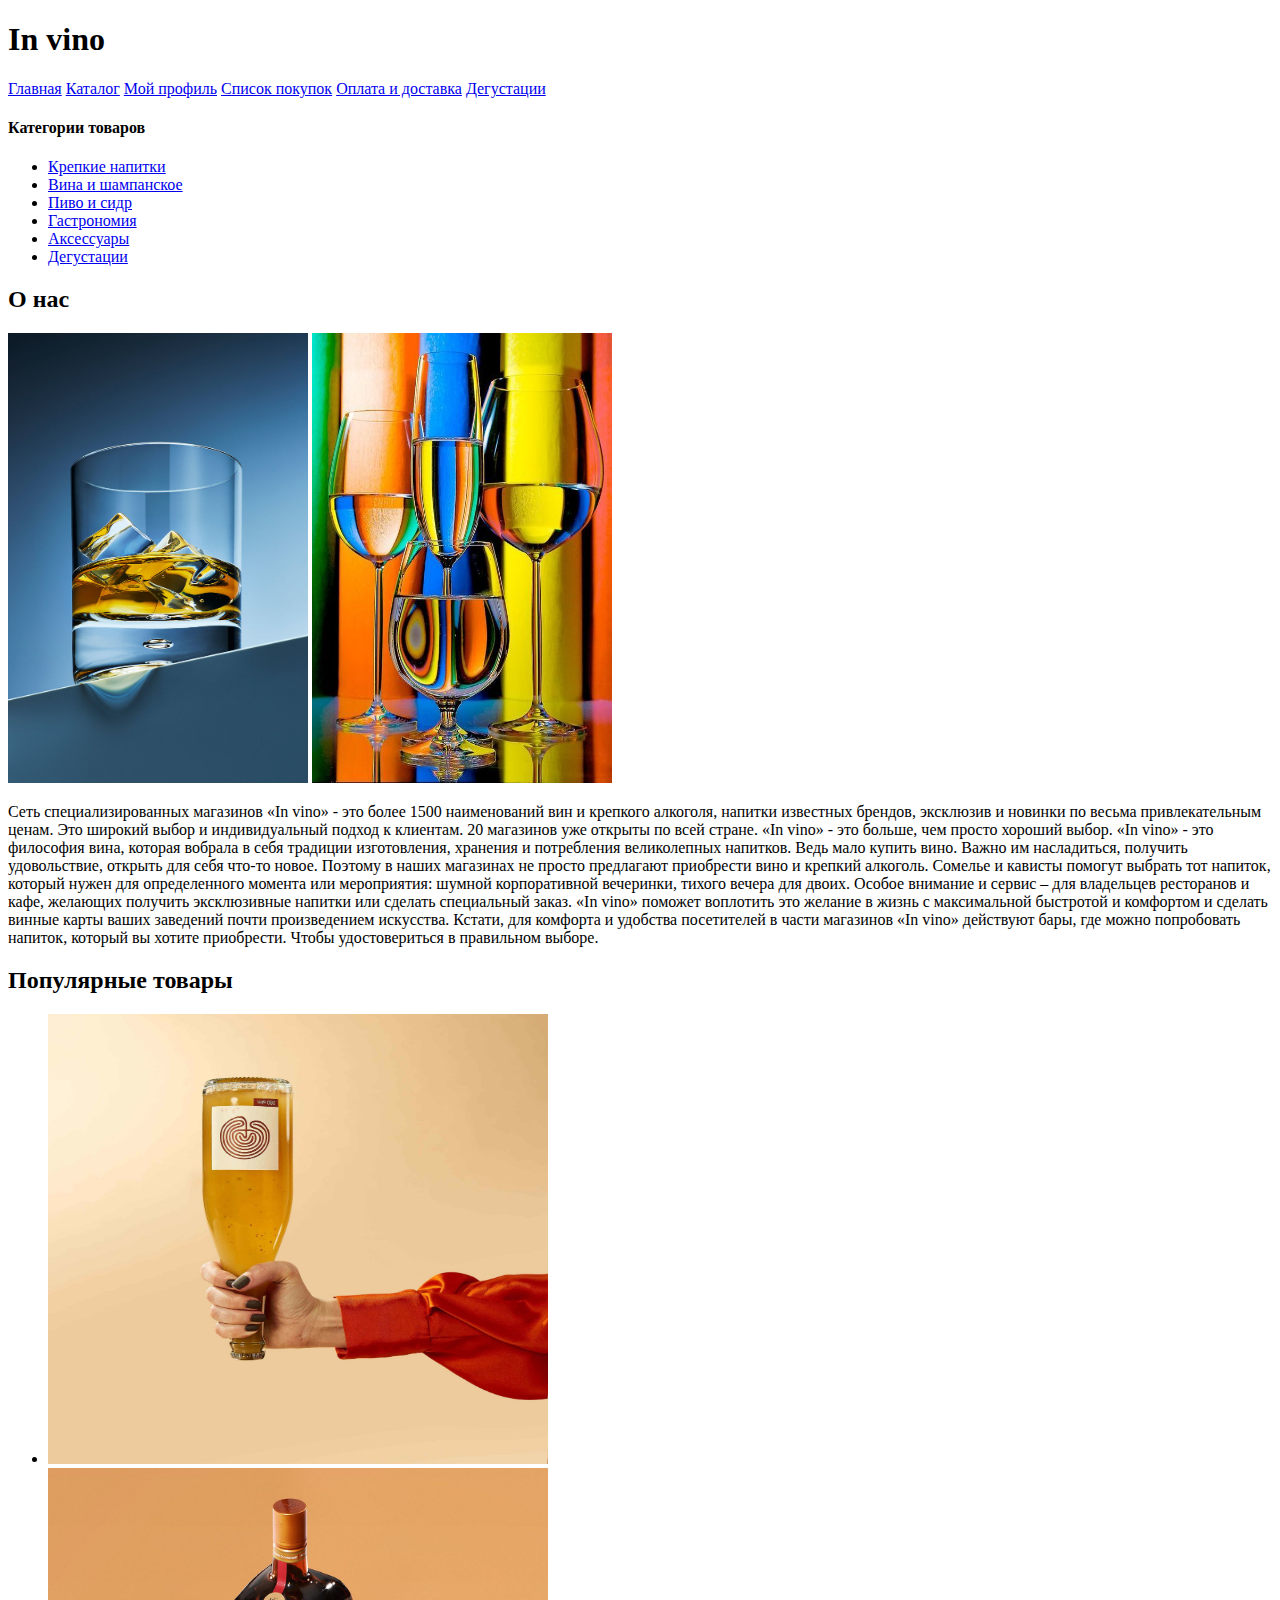
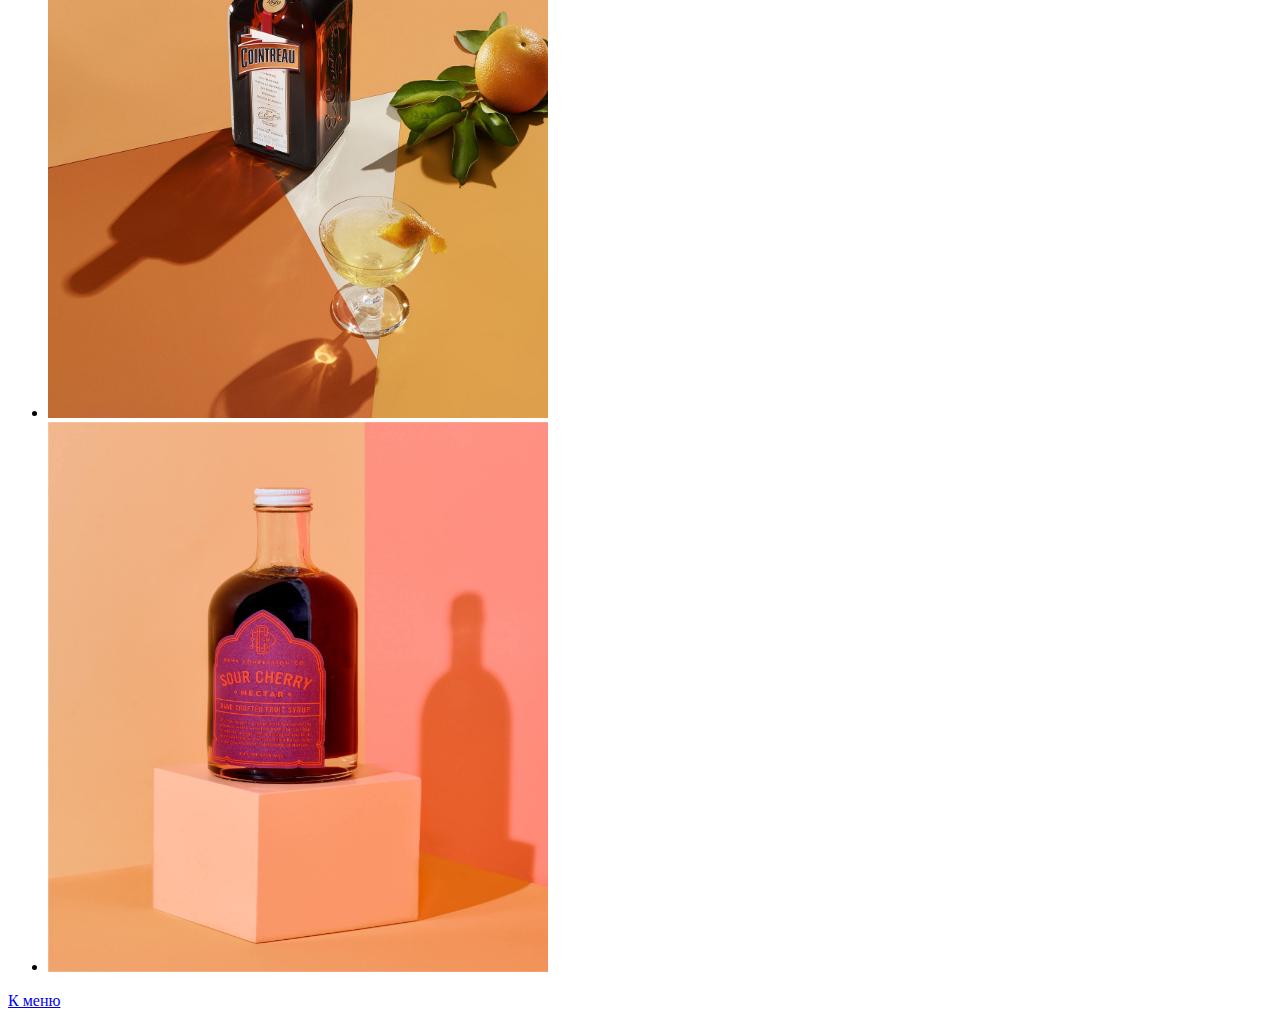
<file: homework 1/index.html>
<!DOCTYPE html>
<html lang="ru">

<head>
    <meta charset="utf-8">
    <title>In vino</title> 
    <link rel="icon" href="favicon.ico" type="image/x-icon">
</head>

<body>
    <header>
        <h1>In vino</h1>
        <nav id="menu">
            <a href="index.html">Главная</a>
            <a href="goods.html">Каталог</a>
            <a href="#">Мой профиль</a>
            <a href="#">Список покупок</a>
            <a href="#">Оплата и доставка</a>
            <a href="#">Дегустации</a>
        </nav>
    </header>
    <aside>
        <h4>Категории товаров</h4>
        <ul>
            <li><a href="#">Крепкие напитки</a></li>
            <li><a href="#">Вина и шампанское</a></li>
            <li><a href="#">Пиво и сидр</a></li>
            <li><a href="#">Гастрономия</a></li>
            <li><a href="#">Аксессуары</a></li>
            <li><a href="#">Дегустации</a></li>
        </ul>
    </aside>
    <main>
        <section>
            <h2>О нас</h2>
            <img src="img/Greg Abramowicz Photography - Product Photographer in Scotland_.png" alt="Бокал с виски"
                height="450" width="300">
            <img src="img/REFLECTIONS.jpg" alt="Бокалы вина" height="450" width="300">
            <p>
                Сеть специализированных магазинов «In vino» - это более 1500 наименований вин и крепкого алкоголя,
                напитки известных брендов, эксклюзив и новинки по весьма привлекательным ценам. Это широкий выбор и
                индивидуальный подход к клиентам.
                20 магазинов уже открыты по всей стране.

                «In vino» - это больше, чем просто хороший выбор. «In vino» - это философия вина, которая вобрала в себя
                традиции изготовления, хранения и потребления великолепных напитков. Ведь мало купить вино. Важно им
                насладиться, получить удовольствие, открыть для себя что-то новое. Поэтому в наших магазинах не просто
                предлагают приобрести вино и крепкий алкоголь. Сомелье и кависты помогут выбрать тот напиток, который
                нужен для определенного момента или мероприятия: шумной корпоративной вечеринки, тихого вечера для
                двоих.

                Особое внимание и сервис – для владельцев ресторанов и кафе, желающих получить эксклюзивные напитки или
                сделать специальный заказ. «In vino» поможет воплотить это желание в жизнь с максимальной быстротой и
                комфортом и сделать винные карты ваших заведений почти произведением искусства. Кстати, для комфорта и
                удобства посетителей в части магазинов «In vino» действуют бары, где можно попробовать напиток, который
                вы хотите приобрести. Чтобы удостовериться в правильном выборе.
            </p>
        </section>
        <section>
            <h2>Популярные товары</h2>
            <ul>
                <li><img src="img/INSPIRATION 72 _ STELLA KIM — Weekend Creative.jpg" alt="Бестселлер 1" height="450"
                        width="500"></li>
                <li><img src="img/DRINKS | 1.jpg" alt="Бестселлер 2" height="550" width="500"></li>
                <li><img src="img/Dana Confection Co_ — Gander.jpg" alt="Бестселлер 3" height="550" width="500"></li>
            </ul>
        </section>
    </main>
    <footer>
        <span><a href="#menu">К меню</a></span>
    </footer>
</body>

</html>
</file>
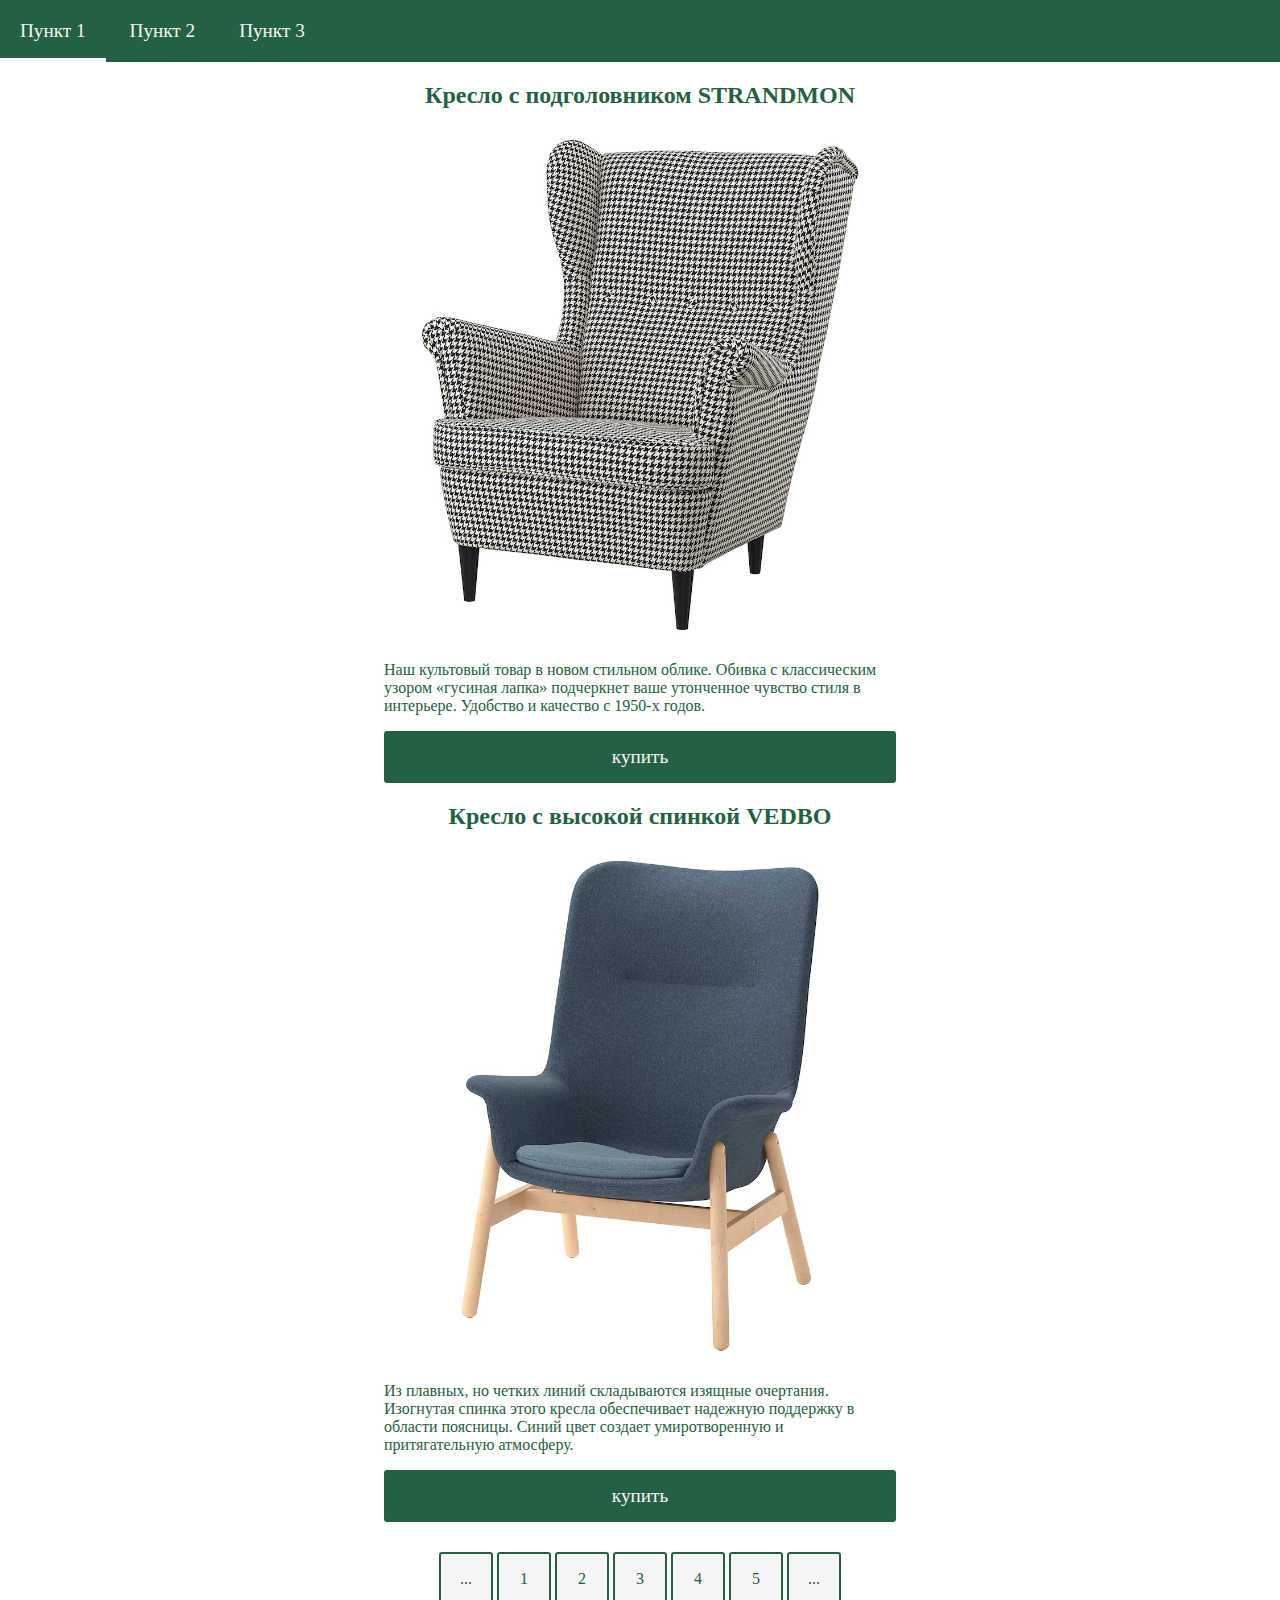
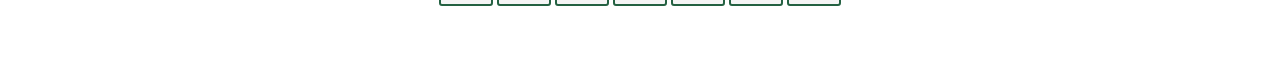
<file: homework 3/index.html>
<!DOCTYPE html>
<html lang="ru">
<head>
    <meta charset="utf-8">
    <title>Главная</title>
    <link rel="stylesheet" href="css/index.css">
</head>
<body>
    <div id="menu">
    <ul >
        <li><a href="#" >Пункт 1</a></li>
        <li>
            <a href="#">Пункт 2</a>
            <ul id="points">
                <li><a href="#">Пункт 2.1</a></li>
                <li><a href="#">Пункт 2.2</a></li>
            </ul>
        </li>
        <li><a href="#">Пункт 3</a></li>
    </ul>
    </div>
    <div class="container">
        <h2>Кресло с подголовником STRANDMON</h2>
        <img src="img/strandmon-kreslo-s-podgolovnikom-vibberbu-chernyy-bezhevyy__0761768_pe751434_s5.jpg" alt="Кресло с подголовником СТРАНДМОН">
        <p>Наш культовый товар в новом стильном облике. Обивка с классическим узором «гусиная лапка» подчеркнет ваше утонченное чувство стиля в интерьере. Удобство и качество с 1950-х годов.</p>
        <a class="link" href="#">купить</a>
    </div>
    <div class="container">
        <h2>Кресло c высокой спинкой VEDBO</h2>
        <img src="img/vedbo-vedbu-kreslo-c-vysokoy-spinkoy-gunnared-siniy__0635321_pe697114_s5.jpg" alt="Кресло c высокой спинкой ВЕДБУ">
        <p>Из плавных, но четких линий складываются изящные очертания. Изогнутая спинка этого кресла обеспечивает надежную поддержку в области поясницы. Синий цвет создает умиротворенную и притягательную атмосферу.</p>
        <a class="link" href="#">купить</a>
    </div>
    <div class="pages">
        <a class="page" href="#">...</a>
        <a class="page" href="#">1</a>
        <a class="page" href="#">2</a>
        <a class="page" href="#">3</a>
        <a class="page" href="#">4</a>
        <a class="page" href="#">5</a>
        <a class="page" href="#">...</a>
    </div>
</body>
</html>
</file>
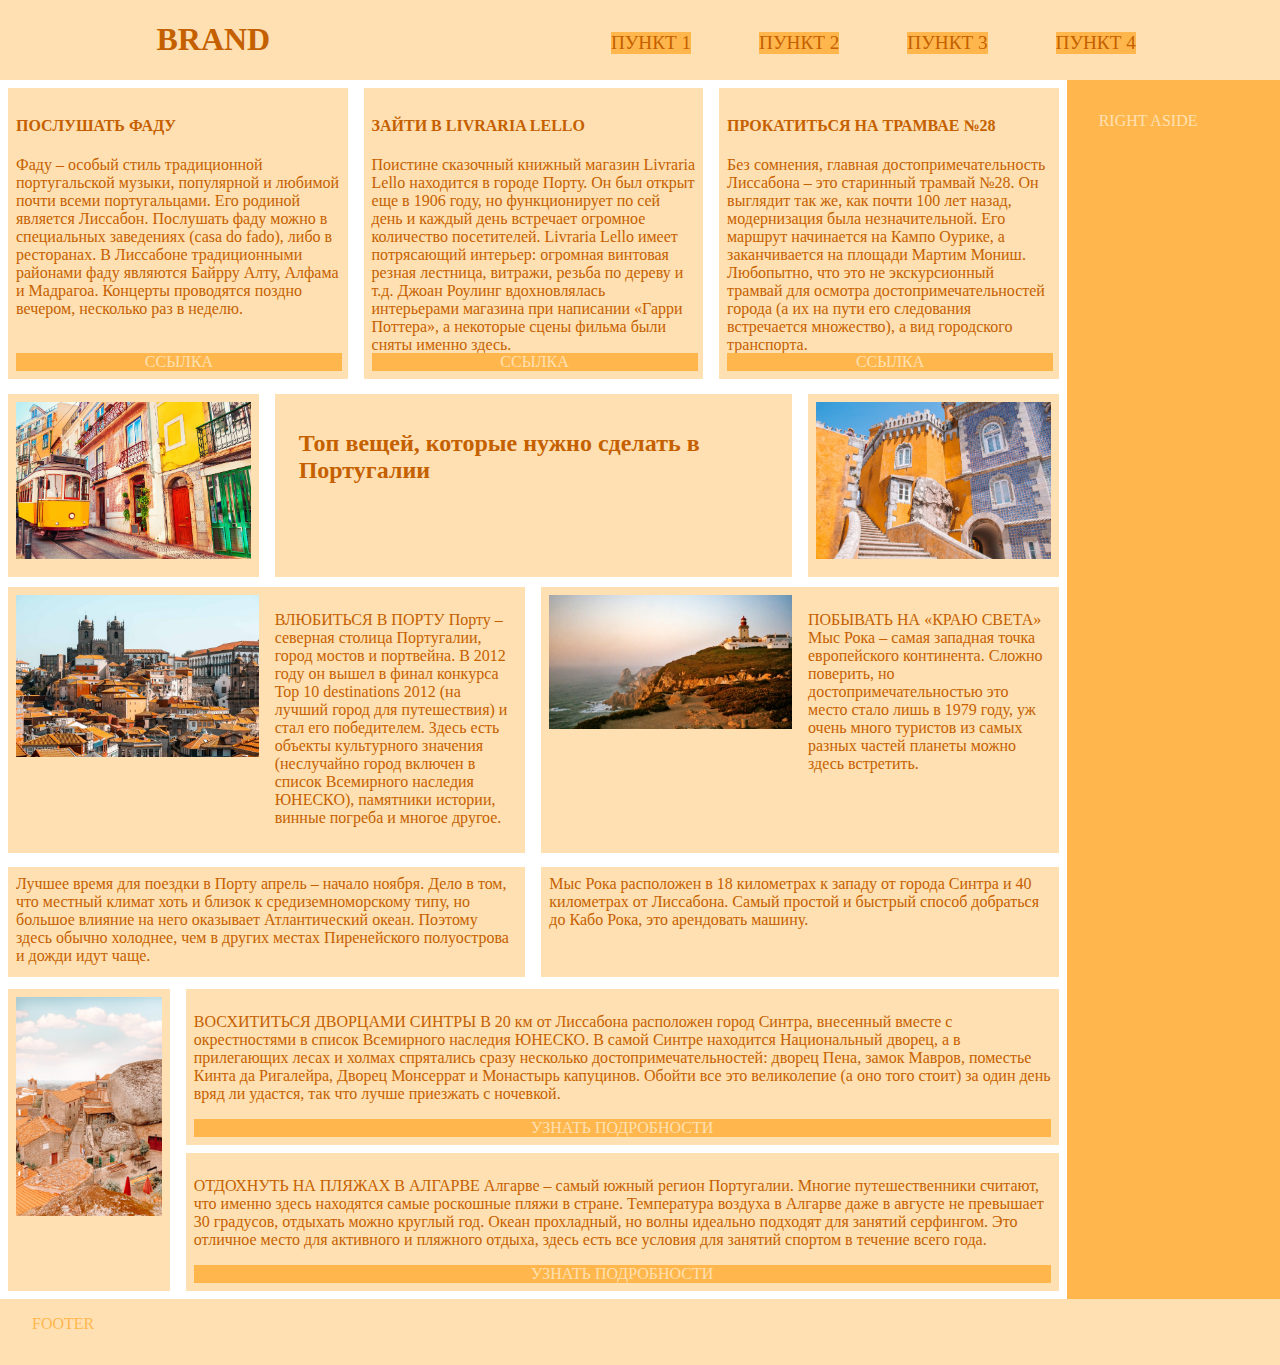
<file: homework 4/index.html>
<!DOCTYPE html>
<html lang="ru">

<head>
    <meta charset="utf-8">
    <link rel="stylesheet" href="css/index.css">
    <title>Главная</title>
</head>

<body>
    <header>
        <h1>BRAND</h1>
        <div id="menu">
            <ul>
                <li><a href="#">Пункт 1</a></li>
                <li><a href="#">Пункт 2</a></li>
                <li><a href="#">Пункт 3</a></li>
                <li><a href="#">Пункт 4</a></li>
            </ul>
        </div>
    </header>
    <main class="flex-row">
        <section class="col-10">
            <section class="flex-row">
                <article class="col-4">
                    <div class="link-item">
                        <h4>ПОСЛУШАТЬ ФАДУ</h4>
                        <p>
                            Фаду – особый стиль традиционной португальской музыки, популярной и любимой почти всеми
                            португальцами.
                            Его родиной является Лиссабон. Послушать фаду можно в специальных заведениях (casa do fado),
                            либо в
                            ресторанах.
                            В Лиссабоне традиционными районами фаду являются Байрру Алту, Алфама и Мадрагоа. Концерты
                            проводятся
                            поздно вечером, несколько раз в неделю.
                        </p>
                        <a href="#" class="link">Ссылка</a>
                    </div>
                </article>
                <article class="col-4">
                    <div class="link-item" id="link-item">
                        <h4>ЗАЙТИ В LIVRARIA LELLO</h4>
                        <p>
                            Поистине сказочный книжный магазин Livraria Lello находится в городе Порту.
                            Он был открыт еще в 1906 году, но функционирует по сей день и каждый день встречает огромное
                            количество посетителей.
                            Livraria Lello имеет потрясающий интерьер: огромная винтовая резная лестница, витражи,
                            резьба по
                            дереву и т.д.
                            Джоан Роулинг вдохновлялась интерьерами магазина при написании «Гарри Поттера», а некоторые
                            сцены
                            фильма были сняты именно здесь.</p>
                        <a href="#" class="link">Ссылка</a>
                    </div>
                </article>
                <article class="col-4">
                    <div class="link-item">
                        <h4>ПРОКАТИТЬСЯ НА ТРАМВАЕ №28</h4>
                        <p>
                            Без сомнения, главная достопримечательность Лиссабона – это старинный трамвай №28.
                            Он выглядит так же, как почти 100 лет назад, модернизация была незначительной.
                            Его маршрут начинается на Кампо Оурике, а заканчивается на площади Мартим Мониш.
                            Любопытно, что это не экскурсионный трамвай для осмотра достопримечательностей города (а их
                            на
                            пути
                            его следования встречается множество),
                            а
                            вид городского транспорта.</p>
                        <a href="#" class="link">Ссылка</a>
                    </div>
                </article>
            </section>
            <section class="flex-row">
                <div class="col-3">
                    <div class="item">
                        <img src="img/ruas-mais-bonitas-de-lisboa-1-1450x967.jpg" alt="portugal">
                    </div>
                </div>
                <div class="col-6">
                    <div class="top-item">
                        <h2 class="top">Топ вещей, которые нужно сделать в Португалии</h2>
                    </div>
                </div>
                <div class="col-3">
                    <div class="item">
                        <img src="img/Sintra-39.jpg" alt="lissbon">
                    </div>
                </div>
            </section>
            <section class="flex-row">
                <div class="col-6">
                    <div class="item-flex">
                        <div class="flex-1"><img src="img/ThingstoDoinPorto2CPortugal.jpg" alt="porto"></div>
                        <div class="flex-1"><p>ВЛЮБИТЬСЯ В ПОРТУ

                            Порту – северная столица Португалии, город мостов и портвейна.
                            В 2012 году он вышел в финал конкурса Top 10 destinations 2012 (на лучший город для
                            путешествия)
                            и
                            стал
                            его победителем.
                            Здесь есть объекты культурного значения (неслучайно город включен в список Всемирного
                            наследия
                            ЮНЕСКО),
                            памятники истории, винные погреба и многое другое.
                        </p></div>
                    </div>
                </div>
                <div class="col-6">
                    <div class="item-flex">
                        <div class="flex-1"><img src="img/lsWZcSfhjz8X1Gggn9leUQ.jpg" alt="roca"></div>
                        <div class="flex-1"><p>ПОБЫВАТЬ НА «КРАЮ СВЕТА»

                            Мыс Рока – самая западная точка европейского континента. Сложно поверить, но
                            достопримечательностью
                            это
                            место стало лишь в 1979 году, уж очень много туристов из самых разных частей планеты можно
                            здесь
                            встретить.
                        </p></div>
                    </div>
                </div>
            </section>
            <section class="flex-row">
                <div class="col-6">
                    <p class="description">Лучшее время для поездки в Порту апрель – начало ноября. Дело в том, что местный климат хоть и
                        близок к средиземноморскому типу, но большое влияние на него оказывает Атлантический океан.
                        Поэтому здесь обычно холоднее, чем в других местах Пиренейского полуострова и дожди идут чаще.
                    </p>
                </div>
                <div class="col-6">
                    <p class="description">Мыс Рока расположен в 18 километрах к западу от города Синтра и 40 километрах от Лиссабона. Самый
                        простой и быстрый способ добраться до Кабо Рока, это арендовать машину.</p>
                </div>
            </section>
            <section class="flex-row">
                <div class="col-2">
                    <div class="item"><img src="img/HandLuggageOnly-2-3.jpg.webp" alt="HandLuggageOnly"></div>
                </div>
                <div class="col-10">
                    <div>
                    <div class="item">
                        <p>ВОСХИТИТЬСЯ ДВОРЦАМИ СИНТРЫ

                            В 20 км от Лиссабона расположен город Синтра, внесенный вместе с окрестностями в список
                            Всемирного
                            наследия ЮНЕСКО.
                            В самой Синтре находится Национальный дворец, а в прилегающих лесах и холмах спрятались
                            сразу
                            несколько
                            достопримечательностей: дворец Пена, замок Мавров, поместье Кинта да Ригалейра, Дворец
                            Монсеррат
                            и
                            Монастырь капуцинов.
                            Обойти все это великолепие (а оно того стоит) за один день вряд ли удастся, так что лучше
                            приезжать
                            с
                            ночевкой.</p>
                        <a href="#">узнать подробности</a>
                    </div>
                    <div class="item">
                        <p>ОТДОХНУТЬ НА ПЛЯЖАХ В АЛГАРВЕ

                            Алгарве – самый южный регион Португалии. Многие путешественники считают, что именно здесь
                            находятся
                            самые роскошные пляжи в стране.
                            Температура воздуха в Алгарве даже в августе не превышает 30 градусов, отдыхать можно
                            круглый
                            год.
                            Океан
                            прохладный, но волны идеально подходят для занятий серфингом.
                            Это отличное место для активного и пляжного отдыха, здесь есть все условия для занятий
                            спортом в
                            течение
                            всего года.
                        </p>
                        <a href="#">узнать подробности</a>
                    </div>
                </div>
            </section>
        </section>
        <section class="col-2" id="right-aside"><span>RIGHT ASIDE</span></section>
    </main>
    <footer>FOOTER</footer>
</body>

</html>
</file>
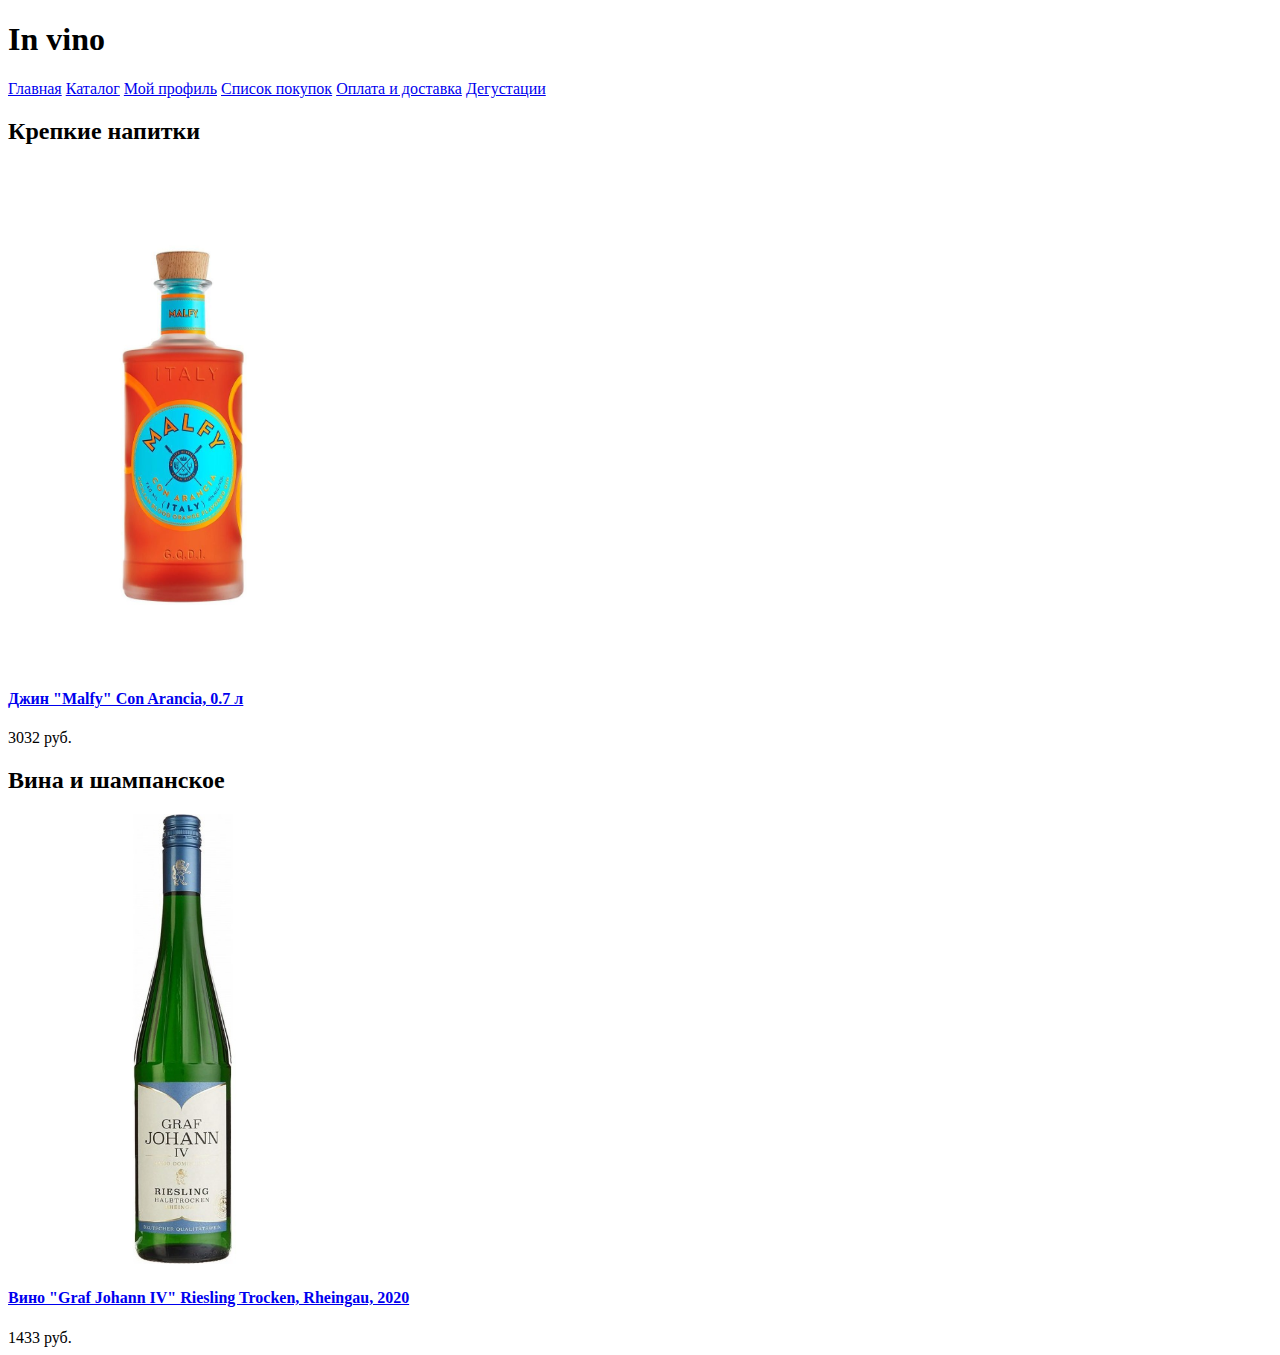
<file: homework 1/goods.html>
<!DOCTYPE html>
<html lang="ru">

<head>
    <meta charset="utf-8">
    <title>Каталог</title>
    <link rel="icon" href="favicon.ico" type="image/x-icon">
</head>

<body>
    <header>
        <h1>In vino</h1>
        <nav>
            <a href="index.html">Главная</a>
            <a href="goods.html">Каталог</a>
            <a href="#">Мой профиль</a>
            <a href="#">Список покупок</a>
            <a href="#">Оплата и доставка</a>
            <a href="#">Дегустации</a>
        </nav>
    </header>
    <main>
        <section>
            <h2>Крепкие напитки</h2>
            <div>
                <a href="malfi.html"><img src="img/Malfy™ Con Arancia.jpg" alt="Джин малфи" height="500"
                        width="350"></a>
                <h4><a href="malfi.html">Джин "Malfy" Con Arancia, 0.7 л</a></h4>
                <span>3032 руб.</span>
            </div>
        </section>
        <section>
            <h2>Вина и шампанское</h2>
            <div>
                <a href="graf johann.html"><img src="img/7bff8790ed8b292cf7327c6e98a2c1f9-540x720-2 — копия.jpg"
                        alt="Вино Graf Johann IV Riesling Trocken, Rheingau, 2020" height="450" width="350"></a>
                <h4><a href="graf johann.html">Вино "Graf Johann IV" Riesling Trocken, Rheingau, 2020</a></h4>
                <span>1433 руб.</span>
            </div>
        </section>
    </main>

</body>

</html>
</file>
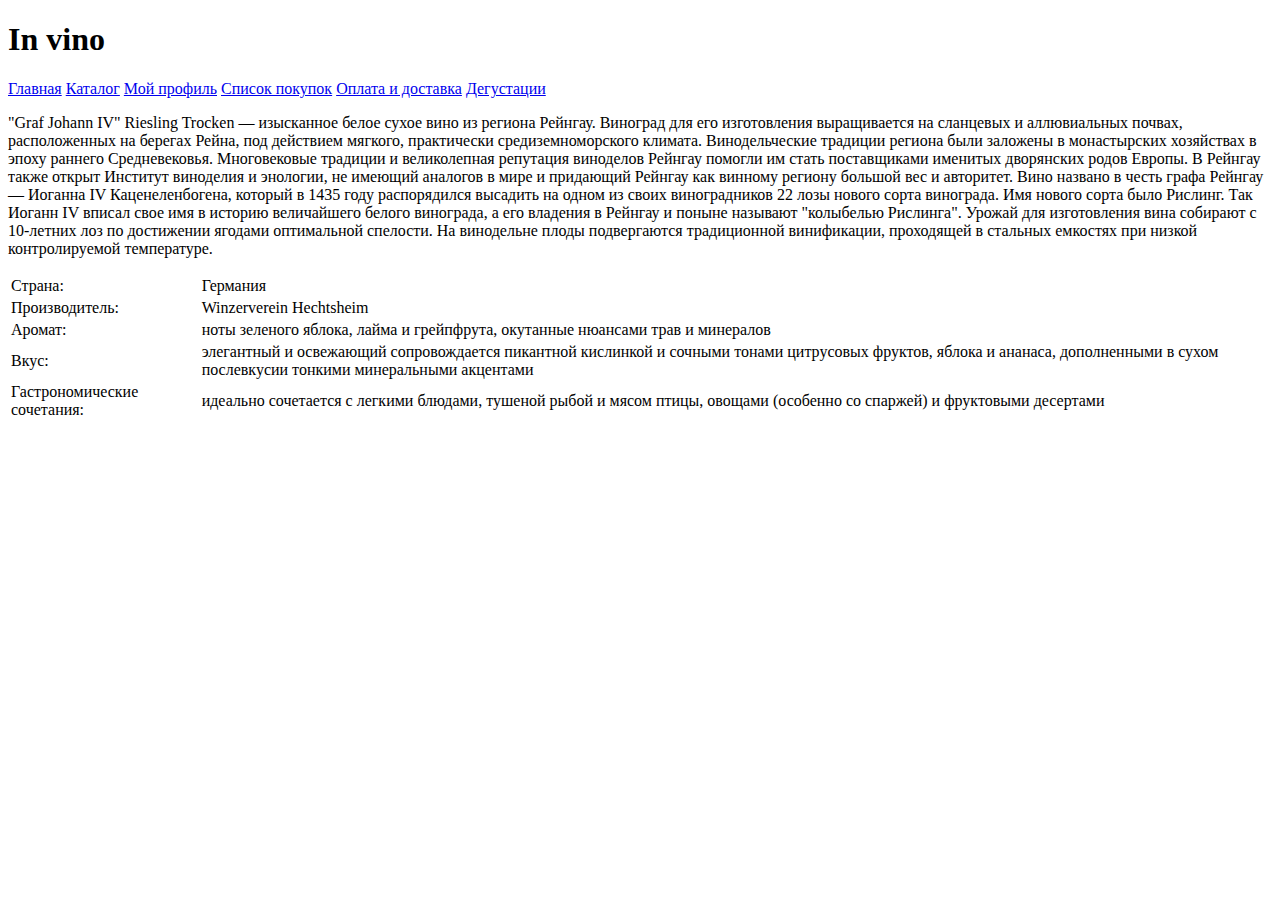
<file: homework 1/graf johann.html>
<!DOCTYPE html>
<html lang="ru">

<head>
    <meta charset="utf-8">
    <title>Graf Johann IV Riesling Trocken, Rheingau, 2020</title>
    <link rel="icon" href="favicon.ico" type="image/x-icon">
</head>

<body>
    <header>
        <h1>In vino</h1>
        <nav>
            <a href="index.html">Главная</a>
            <a href="goods.html">Каталог</a>
            <a href="#">Мой профиль</a>
            <a href="#">Список покупок</a>
            <a href="#">Оплата и доставка</a>
            <a href="#">Дегустации</a>
        </nav>
    </header>
    <aside>
        <p>
            "Graf Johann IV" Riesling Trocken — изысканное белое сухое вино из региона Рейнгау. Виноград для его
            изготовления выращивается на сланцевых и аллювиальных почвах, расположенных на берегах Рейна, под
            действием мягкого, практически средиземноморского климата. Винодельческие традиции региона были заложены
            в монастырских хозяйствах в эпоху раннего Средневековья. Многовековые традиции и великолепная репутация
            виноделов Рейнгау помогли им стать поставщиками именитых дворянских родов Европы. В Рейнгау также открыт
            Институт виноделия и энологии, не имеющий аналогов в мире и придающий Рейнгау как винному региону
            большой вес и авторитет.
            Вино названо в честь графа Рейнгау — Иоганна IV Каценеленбогена, который в 1435 году распорядился
            высадить на одном из своих виноградников 22 лозы нового сорта винограда. Имя нового сорта было Рислинг.
            Так Иоганн IV вписал свое имя в историю величайшего белого винограда, а его владения в Рейнгау и поныне
            называют "колыбелью Рислинга".
            Урожай для изготовления вина собирают с 10-летних лоз по достижении ягодами оптимальной спелости. На
            винодельне плоды подвергаются традиционной винификации, проходящей в стальных емкостях при низкой
            контролируемой температуре.

        </p>
    </aside>
    <main>
        <table>
            <tr>
                <td>Страна:</td>
                <td>Германия</td>
            </tr>
            <tr>
                <td>Производитель:</td>
                <td>Winzerverein Hechtsheim</td>
            </tr>
            <tr>
                <td>Аромат:</td>
                <td>ноты зеленого яблока, лайма и грейпфрута, окутанные нюансами трав и минералов </td>
            </tr>
            <tr>
                <td>Вкус:</td>
                <td>элегантный и освежающий сопровождается пикантной кислинкой и сочными тонами цитрусовых
                    фруктов, яблока и ананаса, дополненными в сухом послевкусии тонкими минеральными акцентами </td>
            </tr>
            <tr>
                <td>Гастрономические сочетания:</td>
                <td>идеально сочетается с легкими блюдами, тушеной рыбой и мясом птицы, овощами (особенно со
                    спаржей) и фруктовыми десертами</td>
            </tr>
        </table>
    </main>
</body>

</html>
</file>
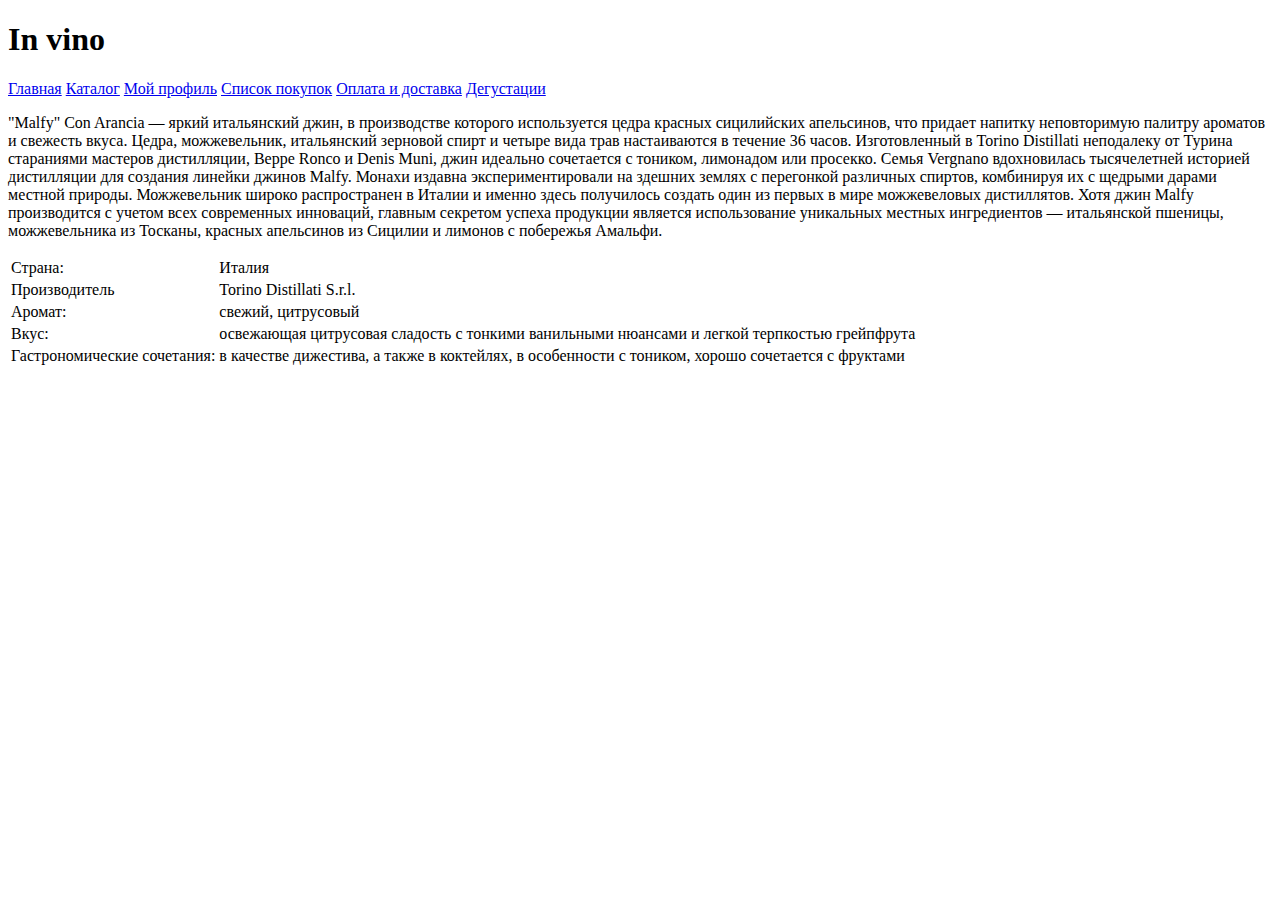
<file: homework 1/malfi.html>
<!DOCTYPE html>
<html lang="ru">

<head>
    <meta charset="utf-8">
    <title>Malfy Con Arancia</title>
    <link rel="icon" href="favicon.ico" type="image/x-icon">
</head>

<body>
    <header>
        <h1>In vino</h1>
        <nav>
            <a href="index.html">Главная</a>
            <a href="goods.html">Каталог</a>
            <a href="#">Мой профиль</a>
            <a href="#">Список покупок</a>
            <a href="#">Оплата и доставка</a>
            <a href="#">Дегустации</a>
        </nav>
    </header>
    <aside>
        <p>
            "Malfy" Con Arancia — яркий итальянский джин, в производстве которого используется цедра красных
            сицилийских апельсинов, что придает напитку неповторимую палитру ароматов и свежесть вкуса.
            Цедра, можжевельник, итальянский зерновой спирт и четыре вида трав настаиваются в течение 36 часов.
            Изготовленный в Torino Distillati неподалеку от Турина стараниями мастеров дистилляции,
            Beppe Ronco и Denis Muni, джин идеально сочетается с тоником, лимонадом или просекко.

            Семья Vergnano вдохновилась тысячелетней историей дистилляции для создания линейки джинов Malfy.
            Монахи издавна экспериментировали на здешних землях с перегонкой различных спиртов, комбинируя их с
            щедрыми дарами местной природы. Можжевельник широко распространен в Италии и именно здесь получилось
            создать один из первых в мире можжевеловых дистиллятов.

            Хотя джин Malfy производится с учетом всех современных инноваций, главным секретом успеха продукции
            является использование уникальных местных ингредиентов — итальянской пшеницы, можжевельника из Тосканы,
            красных апельсинов из Сицилии и лимонов с побережья Амальфи.

        </p>
    </aside>
    <main>
        <table>
            <tr>
                <td>Страна:</td>
                <td>Италия</td>
            </tr>
            <tr>
                <td>Производитель</td>
                <td>Torino Distillati S.r.l.</td>
            </tr>
            <tr>
                <td>Аромат:</td>
                <td>свежий, цитрусовый</td>
            </tr>
            <tr>
                <td>Вкус:</td>
                <td>освежающая цитрусовая сладость с тонкими ванильными нюансами и легкой
                    терпкостью грейпфрута</td>
            </tr>
            <tr>
                <td>Гастрономические сочетания:</td>
                <td>в качестве дижестива, а также в коктейлях, в особенности с тоником, хорошо
                    сочетается с фруктами</td>
            </tr>
        </table>
    </main>
</body>

</html>
</file>
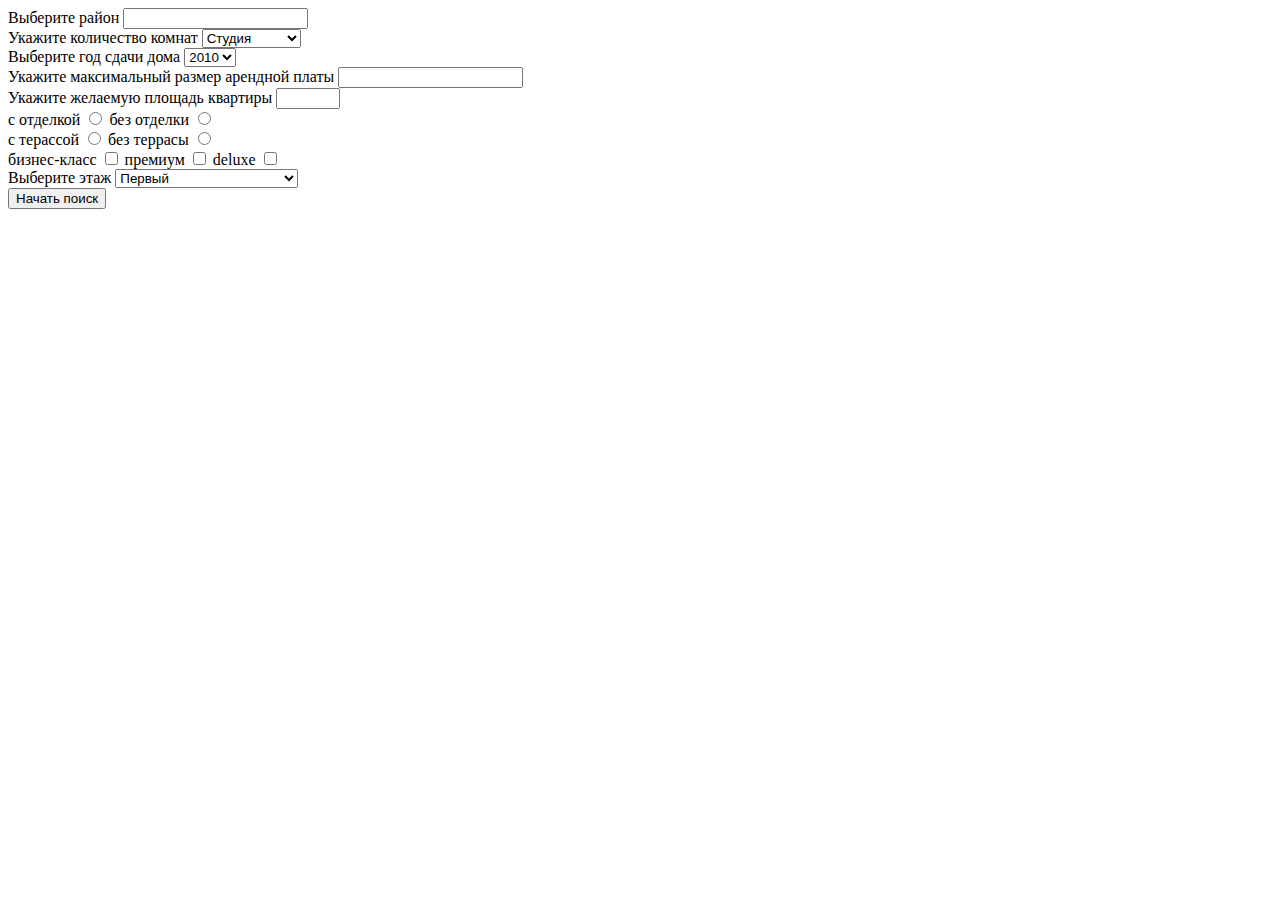
<file: homework 2/selection.html>
<!DOCTYPE html>
<html lang="ru">

<head>
    <meta charset="utf-8">
    <title>Поиск квартиры</title>
</head>

<body>
    <form action="#" method="POST">
        <div>
            <label for="district">Выберите район</label>
            <input type="text" id="district" list="spb-districts">
        </div>
        <datalist id="spb-districts">
            <option value="Адмиралтейский">
            <option value="Василеостровский">
            <option value="Выборгский">
            <option value="Калининский">
            <option value="Кировский">
            <option value="Колпинский">
            <option value="Красногвардейский">
            <option value="Красносельский">
            <option value="Кронштадтский">
            <option value="Курортный">
            <option value="Московский">
            <option value="Невский">
            <option value="Петроградский">
            <option value="Петродворцовый">
            <option value="Приморский">
            <option value="Пушкинский">
            <option value="Фрунзенский">
            <option value="Центральный">
        </datalist>
        <div>
            <label for="rooms">Укажите количество комнат</label>
            <select name="rooms" id="rooms">
                <option value="studio">Студия</option>
                <option value="1-room">1-комнатная</option>
                <option value="2-room">2-комнатная</option>
                <option value="3-room">3-комнатная</option>
                <option value="4-room">4-комнатная</option>
                <option value="5-room">5-комнатная</option>
            </select>
        </div>
        <div>
            <label for="year">Выберите год сдачи дома</label>
            <select name="year" id="year">
                <option value="2010">2010</option>
                <option value="2011">2011</option>
                <option value="2012">2012</option>
                <option value="2013">2013</option>
                <option value="2014">2014</option>
                <option value="2015">2015</option>
                <option value="2016">2016</option>
            </select>
        </div>
        <div>
            <label for="rent">Укажите максимальный размер арендной платы</label>
            <input type="number" id="rent" name="rent" min="0" step="1000">
        </div>
        <div>
            <label for="area">Укажите желаемую площадь квартиры</label>
            <input type="number" id="area" name="area" max="200" min="0">
        </div>
        <div>
            <label for="with-facing">с отделкой</label>
            <input type="radio" id="with-facing" name="facing" value="with">
            <label for="without-facing">без отделки</label>
            <input type="radio" name="facing" id="without-facing" value="without">
        </div>
        <div>
            <label for="with-terrace">с терассой</label>
            <input type="radio" id="with-terrace" name="terrace" value="with">
            <label for="without-terrace">без террасы</label>
            <input type="radio" id="without-terrace" name="terrace" value="without">
        </div>
        <div>
            <label for="business-class">бизнес-класс</label>
            <input type="checkbox" id="business-class" name="class[]" value="business">
            <label for="premium">премиум</label>
            <input type="checkbox" id="premium" name="class[]" value="premium">
            <label for="deluxe">deluxe</label>
            <input type="checkbox" id="deluxe" name="class[]" value="deluxe">
        </div>
        <div>
            <label for="floor">Выберите этаж</label>
            <select name="floor" id="floor">
                <option value="first">Первый</option>
                <option value="second">Второй</option>
                <option value="third">Третий</option>
                <option value="fourth">Четвертый</option>
                <option value="fifth">Пятый</option>
                <option value="sixth">Шестой</option>
                <option value="seventh">Седьмой</option>
                <option value="eight">Восьмой</option>
                <option value="ninth">Девятый</option>
                <option value="not first">Любой, кроме первого</option>
                <option value="not last ">Любой, кроме последнего</option>
            </select>
        </div>
        <button type="submit">Начать поиск</button>
</body>

</html>
</file>
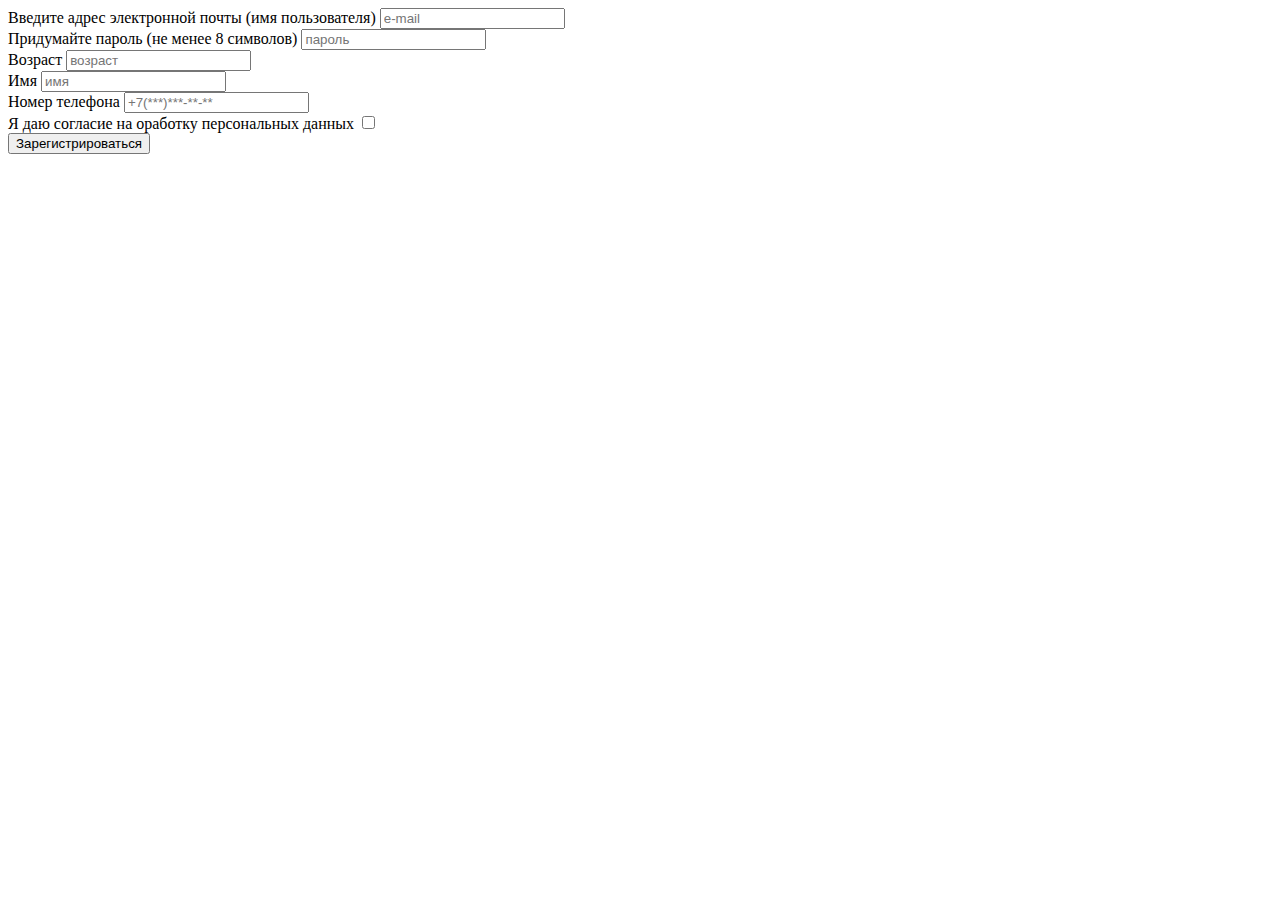
<file: homework 2/sign-in.html>
<!DOCTYPE html>
<html lang="ru">
<head>
    <meta charset="utf-8">
    <title>Регистрация</title>
</head>
<body>
    <form action="#" method="POST">
        <div>
            <label for="email">Введите адрес электронной почты (имя пользователя)</label>
            <input type="text" id="email" placeholder="e-mail" name="email" required>
        </div>
        <div>
            <label for="password">Придумайте пароль (не менее 8 символов)</label>
            <input type="password" id="password" placeholder="пароль" name="password" required minlength="8">
        </div>
        <div>
            <label for="age">Возраст</label>
            <input type="number" id="age" placeholder="возраст" name="age" required min="18">
        </div>
        <div>
            <label for="name">Имя</label>
            <input type="text" id="name" placeholder="имя" name="name">
        </div>
        <div>
            <label for="tel">Номер телефона</label>
            <input type="tel" id="tel" placeholder="+7(***)***-**-**" name="tel">
        </div>
        <div>
            <label for="agreement">Я даю согласие на оработку персональных данных</label>
            <input type="checkbox" id="agreement" name="agreement" value="yes" required>
        </div>
        <button type="submit">Зарегистрироваться</button>
    </form>
</body>
</html>
</file>
<file: homework 3/css/index.css>
.container {
    max-width: 40%;
    margin: 0 auto;
}

body {
    margin: 0;
    background-image: url(https://i.pinimg.com/564x/e7/42/db/e742dbe2ab887325cc87233dc442b21f.jpg);
    background-attachment: fixed;
    background-position: center;
}

ul {
    margin: 0;
    padding: 0;
}

img {
    width: 100%;
    height: auto;
    object-fit: cover;
}

#points {
    display: none;
}

#menu a {
    text-decoration: none;
    font-size: larger;
    color: whitesmoke;
}

#menu ul > li {
    list-style-type: none;
    display: inline-block;
    padding: 20px 20px 16px 20px;
    border-bottom: 4px solid transparent;
}

#menu ul > li:hover {
    border-bottom: 4px solid whitesmoke;
}
#menu {
    background-color: rgb(36, 97, 66);
}
h2 {
    color: rgb(36, 97, 66);
    text-align: center;
}

.link {
    display: block;
    text-align: center;
    background-color: rgb(36, 97, 66);
    color: whitesmoke;
    text-decoration: none;
    padding: 15px;
    border-radius: 3px;
    font-size: larger;
}

.page {
    display: inline-block;
    background-color: whitesmoke;
    height: 50px;
    width: 50px;
    line-height: 50px;
    text-decoration: none;
    text-align: center;
    border: 2px solid rgb(36, 97, 66);
    border-radius: 3px;
    color: rgb(36, 97, 66);
}

.page:hover {
    background-color: rgba(36, 97, 66, 0.733);
}

.pages {
    text-align: center;
    margin: 30px auto 60px;
}

p {
    color: rgb(36, 97, 66);
}
</file>
<file: homework 4/css/index.css>
@import "flex-grid.css";

* {
    box-sizing: border-box;
}

.flex-row {
    display: flex;
    flex-direction: row;
    
}

header {
    display: flex;
    background-color: #ffe0b2;
}

header h1 {
    flex: 1;
    text-align: center;
    color: #c56000;
}

#menu {
    flex: 2;
    text-align: center;
}

body {
    margin: 0;
}

img {
    max-width: 100%;
    max-height: auto;
    object-fit: cover;

}

#menu ul > li {
    list-style-type: none;
    display: inline-block;
    margin-top: 1rem;
    margin-left: 2rem;
    margin-right: 2rem;
}

#menu a {
    text-decoration: none;
    font-size: larger;
    color: #c56000;
}

#right {
    background-color: #ffb74d;
    color: #ffe0b2;
}

a {
    text-decoration: none;
    display: block;
    background-color: #ffb74d;
    color: #ffe0b2;
    text-align: center;
    text-transform: uppercase;
}


.item {
    background-color: #ffe0b2;
    padding: 0.5rem;
    margin: 0.5rem;
    
    min-height: 95%;
}

.link-item {
    background-color: #ffe0b2;
    padding: 0.5rem;
    margin: 0.5rem;
    
    min-height: 95%;
    position: relative;
}

.link {
    position: absolute;
    width: 96%;
    bottom: 0.5rem;
    
} 

.top-item {
    background-color: #ffe0b2;
    padding: 0.5rem;
    margin: 0.5rem;
    
    min-height: 95%;
    position: relative;
}

.top {
    position: absolute;
    bottom: 40%;
    left: 1.5rem;

}

span {
    display: block;
    margin-top: 2rem;
    margin-left: 2rem;
    color: #ffe0b2;
} 

#right-aside {
    background-color: #ffb74d;
}

h2, h4, p {
    color: #c56000;
}

.description {
    background-color: #ffe0b2;
    padding: 0.5rem;
    margin: 0.5rem;
    min-height: 90%;
}

footer {
    background-color: #ffe0b2;
    color: #ffb74d;
    padding-left: 2rem;
    padding-bottom: 2rem;
    padding-top: 1rem;
}

.item-flex {
    background-color: #ffe0b2;
    margin: 0.5rem;
    min-height: 95%;
    display: flex;
}

.flex-1 {
    flex: 1;
    padding: 0.5rem;
}
</file>
